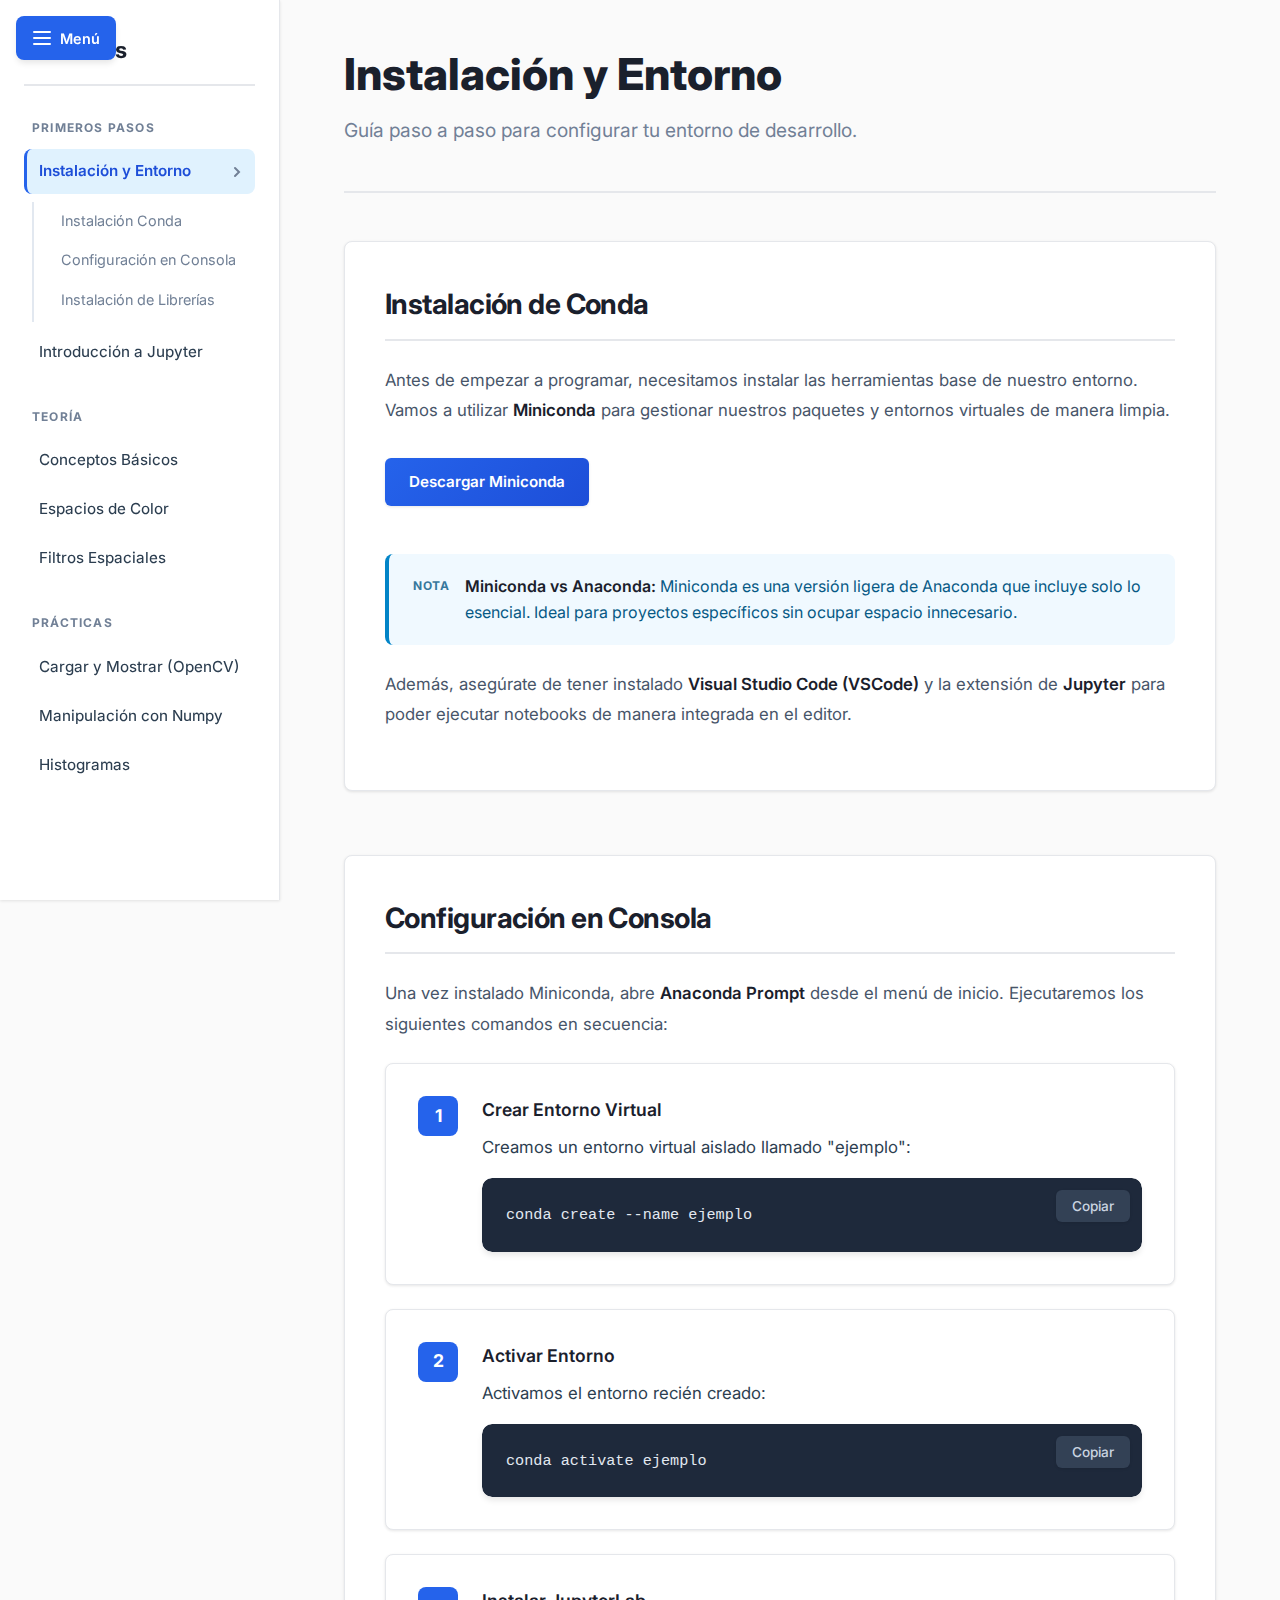
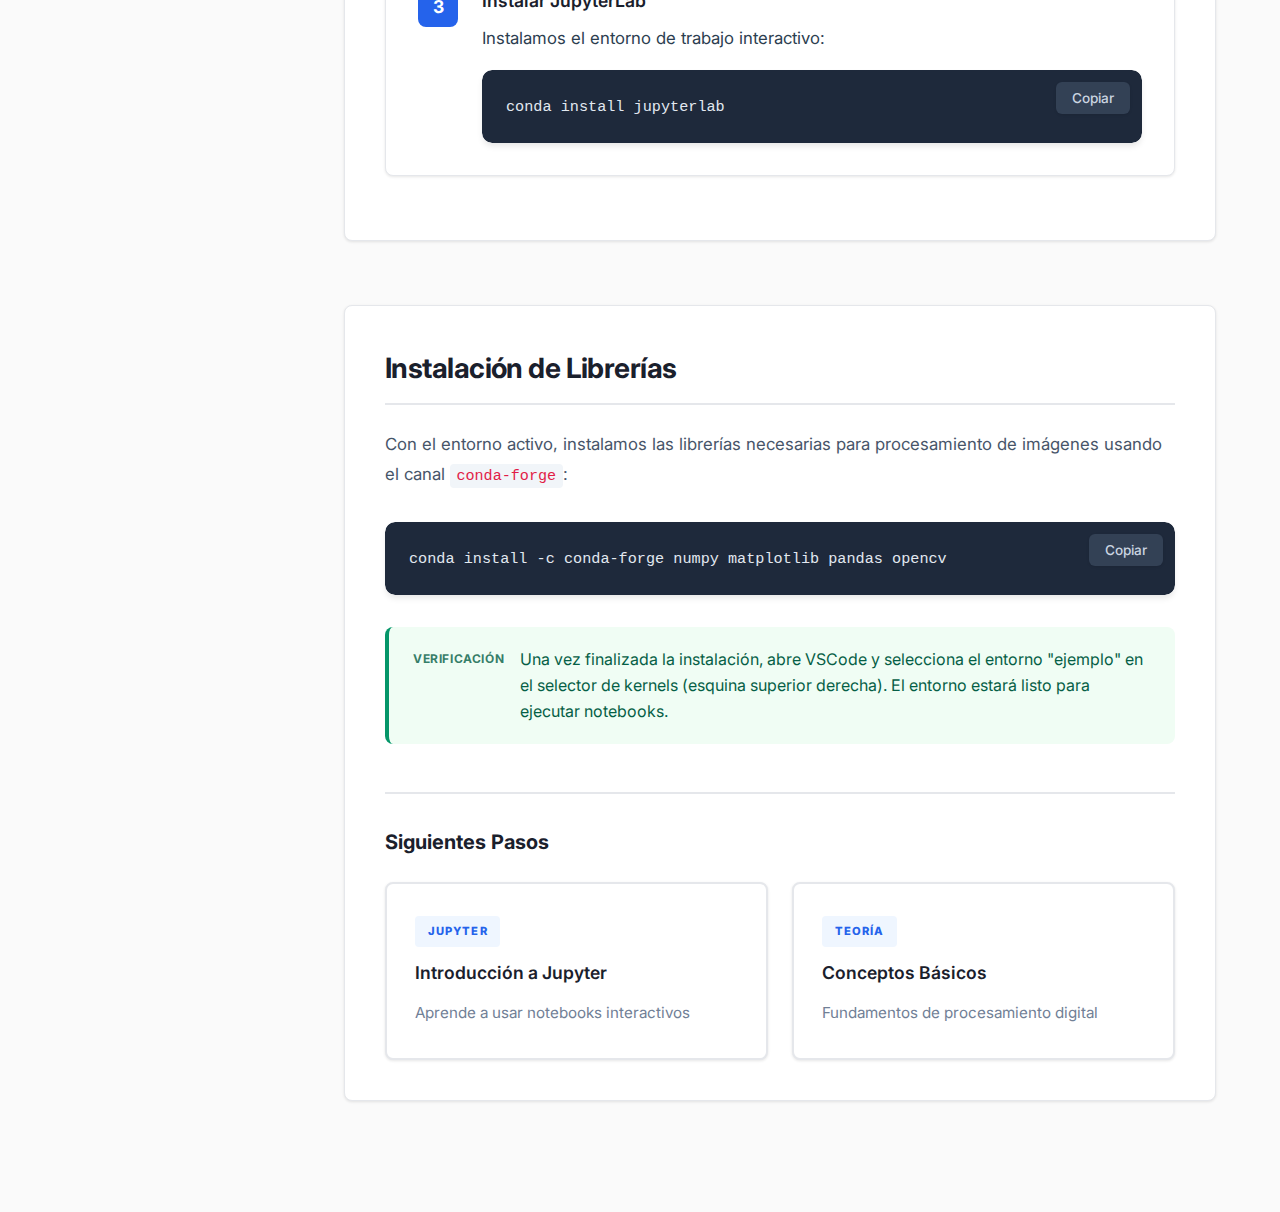
<file: index.html>
<!DOCTYPE html>
<html lang="es">
<head>
    <meta charset="UTF-8">
    <meta name="viewport" content="width=device-width, initial-scale=1.0">
    <title>Docs | Procesamiento Digital de Imágenes</title>
    <link href="https://fonts.googleapis.com/css2?family=Inter:wght@400;500;600;700;800&display=swap" rel="stylesheet">
    <link rel="stylesheet" href="css/styles.css">
</head>
<body>

    <button class="menu-toggle">
        <svg width="20" height="20" viewBox="0 0 20 20" fill="none" xmlns="http://www.w3.org/2000/svg">
            <path d="M2 4h16M2 10h16M2 16h16" stroke="currentColor" stroke-width="2" stroke-linecap="round"/>
        </svg>
        <span>Menú</span>
    </button>
    <div class="overlay"></div>

    <aside>
        <h2>PDI · Docs</h2>
        
        <nav>
            <div class="nav-group">
                <h3>Primeros Pasos</h3>
                <ul>
                    <li class="nav-item-parent">
                        <a href="index.html" class="active parent-link">
                            <span>Instalación y Entorno</span>
                            <span class="chevron">
                                <svg width="12" height="12" viewBox="0 0 12 12" fill="none">
                                    <path d="M4 2l4 4-4 4" stroke="currentColor" stroke-width="2" stroke-linecap="round"/>
                                </svg>
                            </span>
                        </a>
                        <ul class="nav-submenu active">
                            <li><a href="#instalacion-conda">Instalación Conda</a></li>
                            <li><a href="#configuracion">Configuración en Consola</a></li>
                            <li><a href="#librerias">Instalación de Librerías</a></li>
                        </ul>
                    </li>
                    <li><a href="#">Introducción a Jupyter</a></li>
                </ul>
            </div>

            <div class="nav-group">
                <h3>Teoría</h3>
                <ul>
                    <li><a href="pages/teoria-basica.html">Conceptos Básicos</a></li>
                    <li><a href="#">Espacios de Color</a></li>
                    <li><a href="pages/filtros-espaciales.html">Filtros Espaciales</a></li>
                </ul>
            </div>

            <div class="nav-group">
                <h3>Prácticas</h3>
                <ul>
                    <li><a href="pages/opencv-basico.html">Cargar y Mostrar (OpenCV)</a></li>
                    <li><a href="#">Manipulación con Numpy</a></li>
                    <li><a href="#">Histogramas</a></li>
                </ul>
            </div>
        </nav>
    </aside>

    <main>
        <header>
            <h1>Instalación y Entorno</h1>
            <p class="subtitle">Guía paso a paso para configurar tu entorno de desarrollo.</p>
        </header>

        <section id="instalacion-conda">
            <h2>Instalación de Conda</h2>
            <p>Antes de empezar a programar, necesitamos instalar las herramientas base de nuestro entorno. Vamos a utilizar <strong>Miniconda</strong> para gestionar nuestros paquetes y entornos virtuales de manera limpia.</p>
            <a href="https://www.anaconda.com/download/success" target="_blank" class="btn">Descargar Miniconda</a>
            <div class="info-box">
                <div class="info-label">Nota</div>
                <div>
                    <strong>Miniconda vs Anaconda:</strong> Miniconda es una versión ligera de Anaconda que incluye solo lo esencial. Ideal para proyectos específicos sin ocupar espacio innecesario.
                </div>
            </div>
            <p>Además, asegúrate de tener instalado <strong>Visual Studio Code (VSCode)</strong> y la extensión de <strong>Jupyter</strong> para poder ejecutar notebooks de manera integrada en el editor.</p>
        </section>

        <section id="configuracion">
            <h2>Configuración en Consola</h2>
            <p>Una vez instalado Miniconda, abre <strong>Anaconda Prompt</strong> desde el menú de inicio. Ejecutaremos los siguientes comandos en secuencia:</p>

            <div class="step-card">
                <div class="step-number">1</div>
                <div class="step-content">
                    <h3>Crear Entorno Virtual</h3>
                    <p>Creamos un entorno virtual aislado llamado "ejemplo":</p>
                    <div class="code-container">
                        <pre><code>conda create --name ejemplo</code></pre>
                    </div>
                </div>
            </div>

            <div class="step-card">
                <div class="step-number">2</div>
                <div class="step-content">
                    <h3>Activar Entorno</h3>
                    <p>Activamos el entorno recién creado:</p>
                    <div class="code-container">
                        <pre><code>conda activate ejemplo</code></pre>
                    </div>
                </div>
            </div>

            <div class="step-card">
                <div class="step-number">3</div>
                <div class="step-content">
                    <h3>Instalar JupyterLab</h3>
                    <p>Instalamos el entorno de trabajo interactivo:</p>
                    <div class="code-container">
                        <pre><code>conda install jupyterlab</code></pre>
                    </div>
                </div>
            </div>
        </section>

        <section id="librerias">
            <h2>Instalación de Librerías</h2>
            <p>Con el entorno activo, instalamos las librerías necesarias para procesamiento de imágenes usando el canal <code>conda-forge</code>:</p>
            <div class="code-container">
                <pre><code>conda install -c conda-forge numpy matplotlib pandas opencv</code></pre>
            </div>
            
            <div class="success-box">
                <div class="success-label">Verificación</div>
                <div>
                    Una vez finalizada la instalación, abre VSCode y selecciona el entorno "ejemplo" en el selector de kernels (esquina superior derecha). El entorno estará listo para ejecutar notebooks.
                </div>
            </div>

            <div class="next-steps">
                <h3>Siguientes Pasos</h3>
                <div class="next-cards">
                    <a href="#" class="next-card">
                        <div class="card-icon">JUPYTER</div>
                        <strong>Introducción a Jupyter</strong>
                        <p>Aprende a usar notebooks interactivos</p>
                    </a>
                    <a href="pages/teoria-basica.html" class="next-card">
                        <div class="card-icon">TEORÍA</div>
                        <strong>Conceptos Básicos</strong>
                        <p>Fundamentos de procesamiento digital</p>
                    </a>
                </div>
            </div>
        </section>

    </main>

    <nav class="toc">
        <h4>Índice</h4>
        <ul>
            <li><a href="#instalacion-conda">Instalación de Conda</a></li>
            <li><a href="#configuracion">Configuración en Consola</a></li>
            <li><a href="#librerias">Instalación de Librerías</a></li>
        </ul>
    </nav>

    <script src="js/main.js"></script>
</body>
</html>
</file>
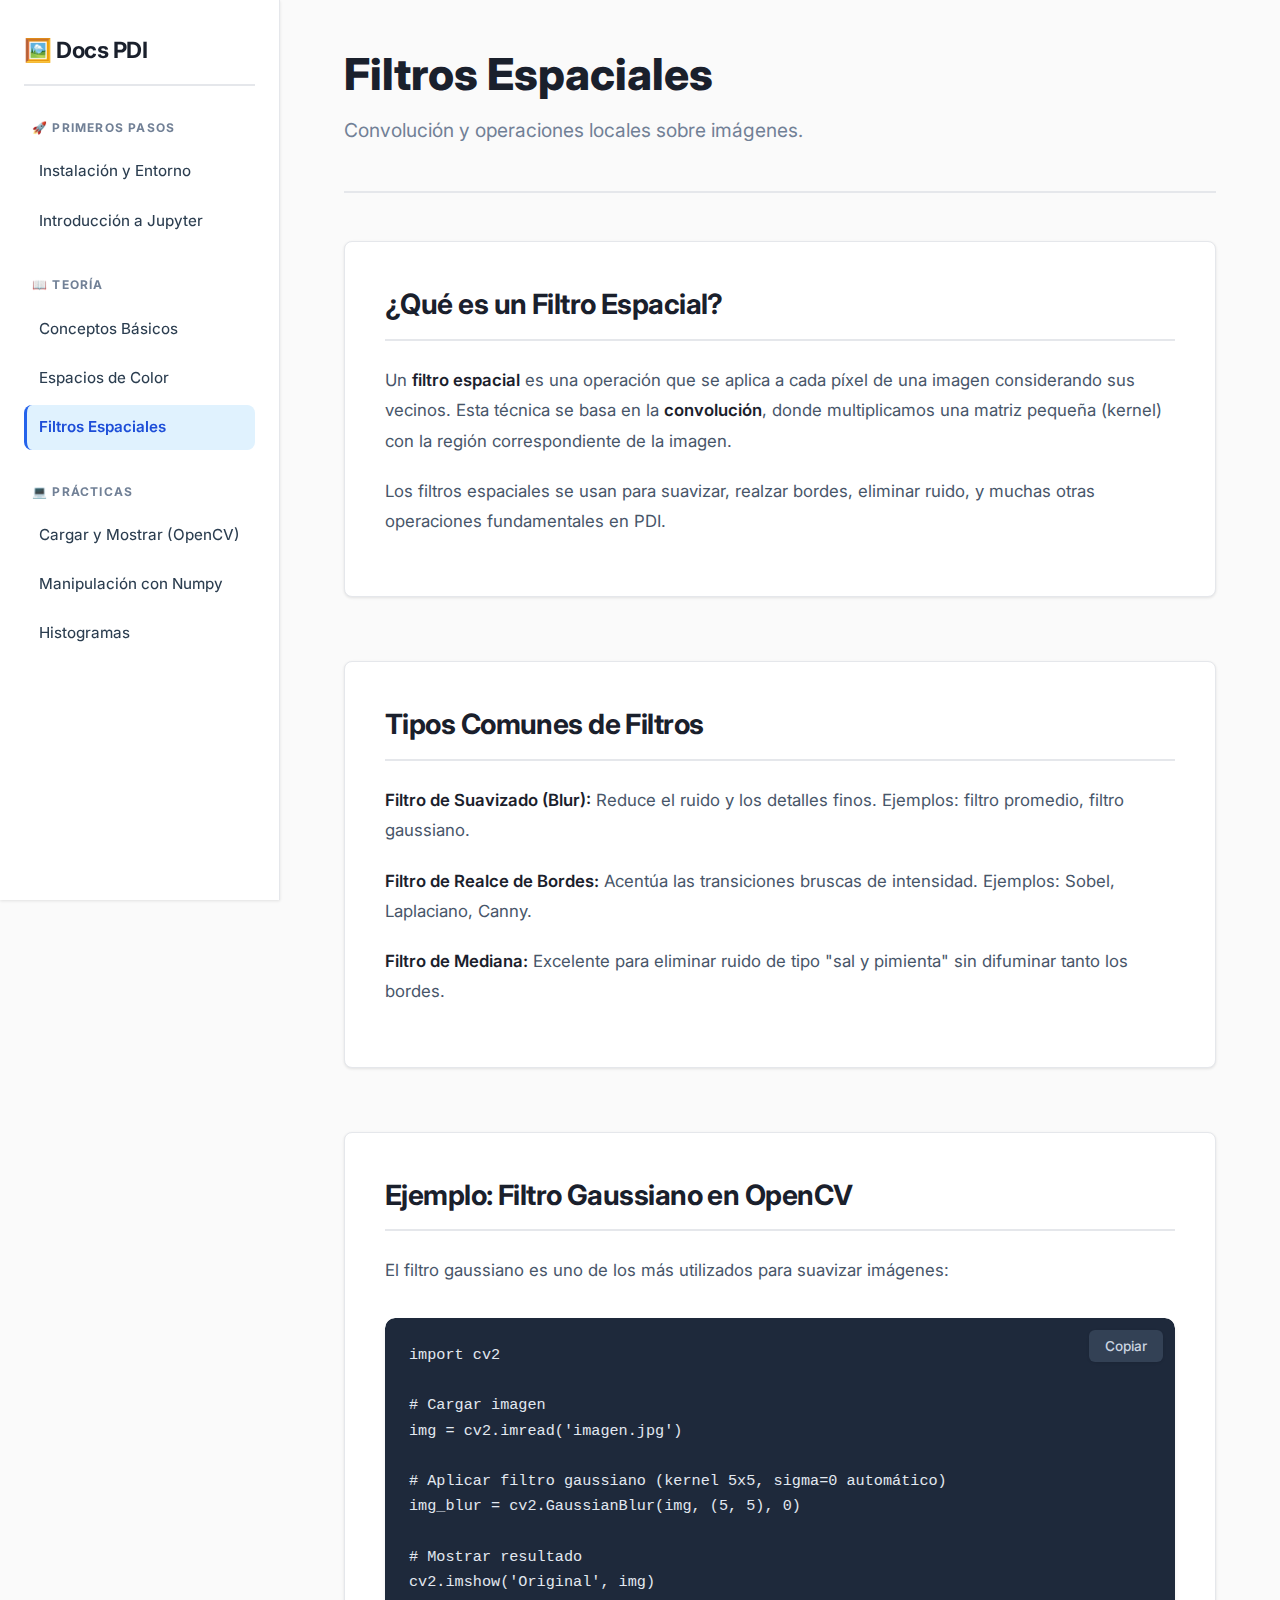
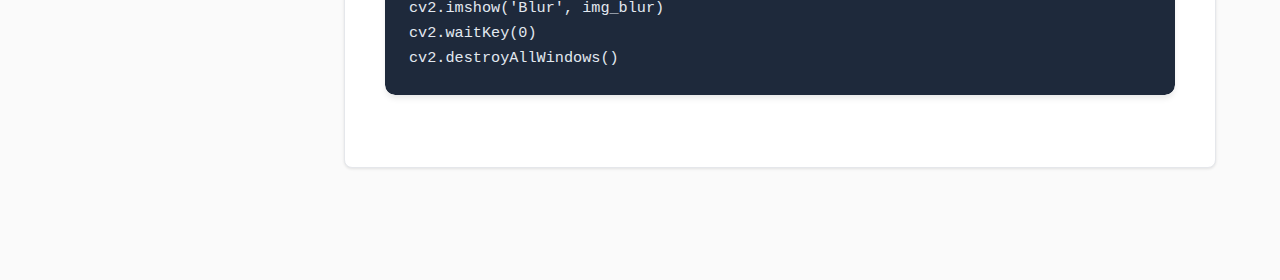
<file: pages/filtros-espaciales.html>
<!DOCTYPE html>
<html lang="es">
<head>
    <meta charset="UTF-8">
    <meta name="viewport" content="width=device-width, initial-scale=1.0">
    <title>Filtros Espaciales | Docs PDI</title>
    <link href="https://fonts.googleapis.com/css2?family=Inter:wght@400;500;600;700&display=swap" rel="stylesheet">
    <link rel="stylesheet" href="../css/styles.css">
</head>
<body>

    <aside>
        <h2>🖼️ Docs PDI</h2>
        
        <nav>
            <div class="nav-group">
                <h3>🚀 Primeros Pasos</h3>
                <ul>
                    <li><a href="../index.html">Instalación y Entorno</a></li>
                    <li><a href="#">Introducción a Jupyter</a></li>
                </ul>
            </div>

            <div class="nav-group">
                <h3>📖 Teoría</h3>
                <ul>
                    <li><a href="teoria-basica.html">Conceptos Básicos</a></li>
                    <li><a href="#">Espacios de Color</a></li>
                    <li><a href="filtros-espaciales.html" class="active">Filtros Espaciales</a></li>
                </ul>
            </div>

            <div class="nav-group">
                <h3>💻 Prácticas</h3>
                <ul>
                    <li><a href="opencv-basico.html">Cargar y Mostrar (OpenCV)</a></li>
                    <li><a href="#">Manipulación con Numpy</a></li>
                    <li><a href="#">Histogramas</a></li>
                </ul>
            </div>
        </nav>
    </aside>

    <main>
        <header>
            <h1>Filtros Espaciales</h1>
            <p class="subtitle">Convolución y operaciones locales sobre imágenes.</p>
        </header>

        <section>
            <h2>¿Qué es un Filtro Espacial?</h2>
            <p>Un <strong>filtro espacial</strong> es una operación que se aplica a cada píxel de una imagen considerando sus vecinos. Esta técnica se basa en la <strong>convolución</strong>, donde multiplicamos una matriz pequeña (kernel) con la región correspondiente de la imagen.</p>
            <p>Los filtros espaciales se usan para suavizar, realzar bordes, eliminar ruido, y muchas otras operaciones fundamentales en PDI.</p>
        </section>

        <section>
            <h2>Tipos Comunes de Filtros</h2>
            <p><strong>Filtro de Suavizado (Blur):</strong> Reduce el ruido y los detalles finos. Ejemplos: filtro promedio, filtro gaussiano.</p>
            <p><strong>Filtro de Realce de Bordes:</strong> Acentúa las transiciones bruscas de intensidad. Ejemplos: Sobel, Laplaciano, Canny.</p>
            <p><strong>Filtro de Mediana:</strong> Excelente para eliminar ruido de tipo "sal y pimienta" sin difuminar tanto los bordes.</p>
        </section>

        <section>
            <h2>Ejemplo: Filtro Gaussiano en OpenCV</h2>
            <p>El filtro gaussiano es uno de los más utilizados para suavizar imágenes:</p>
            <div class="code-container">
                <pre><code>import cv2

# Cargar imagen
img = cv2.imread('imagen.jpg')

# Aplicar filtro gaussiano (kernel 5x5, sigma=0 automático)
img_blur = cv2.GaussianBlur(img, (5, 5), 0)

# Mostrar resultado
cv2.imshow('Original', img)
cv2.imshow('Blur', img_blur)
cv2.waitKey(0)
cv2.destroyAllWindows()</code></pre>
            </div>
        </section>

    </main>

    <script src="../js/main.js"></script>
</body>
</html>
</file>
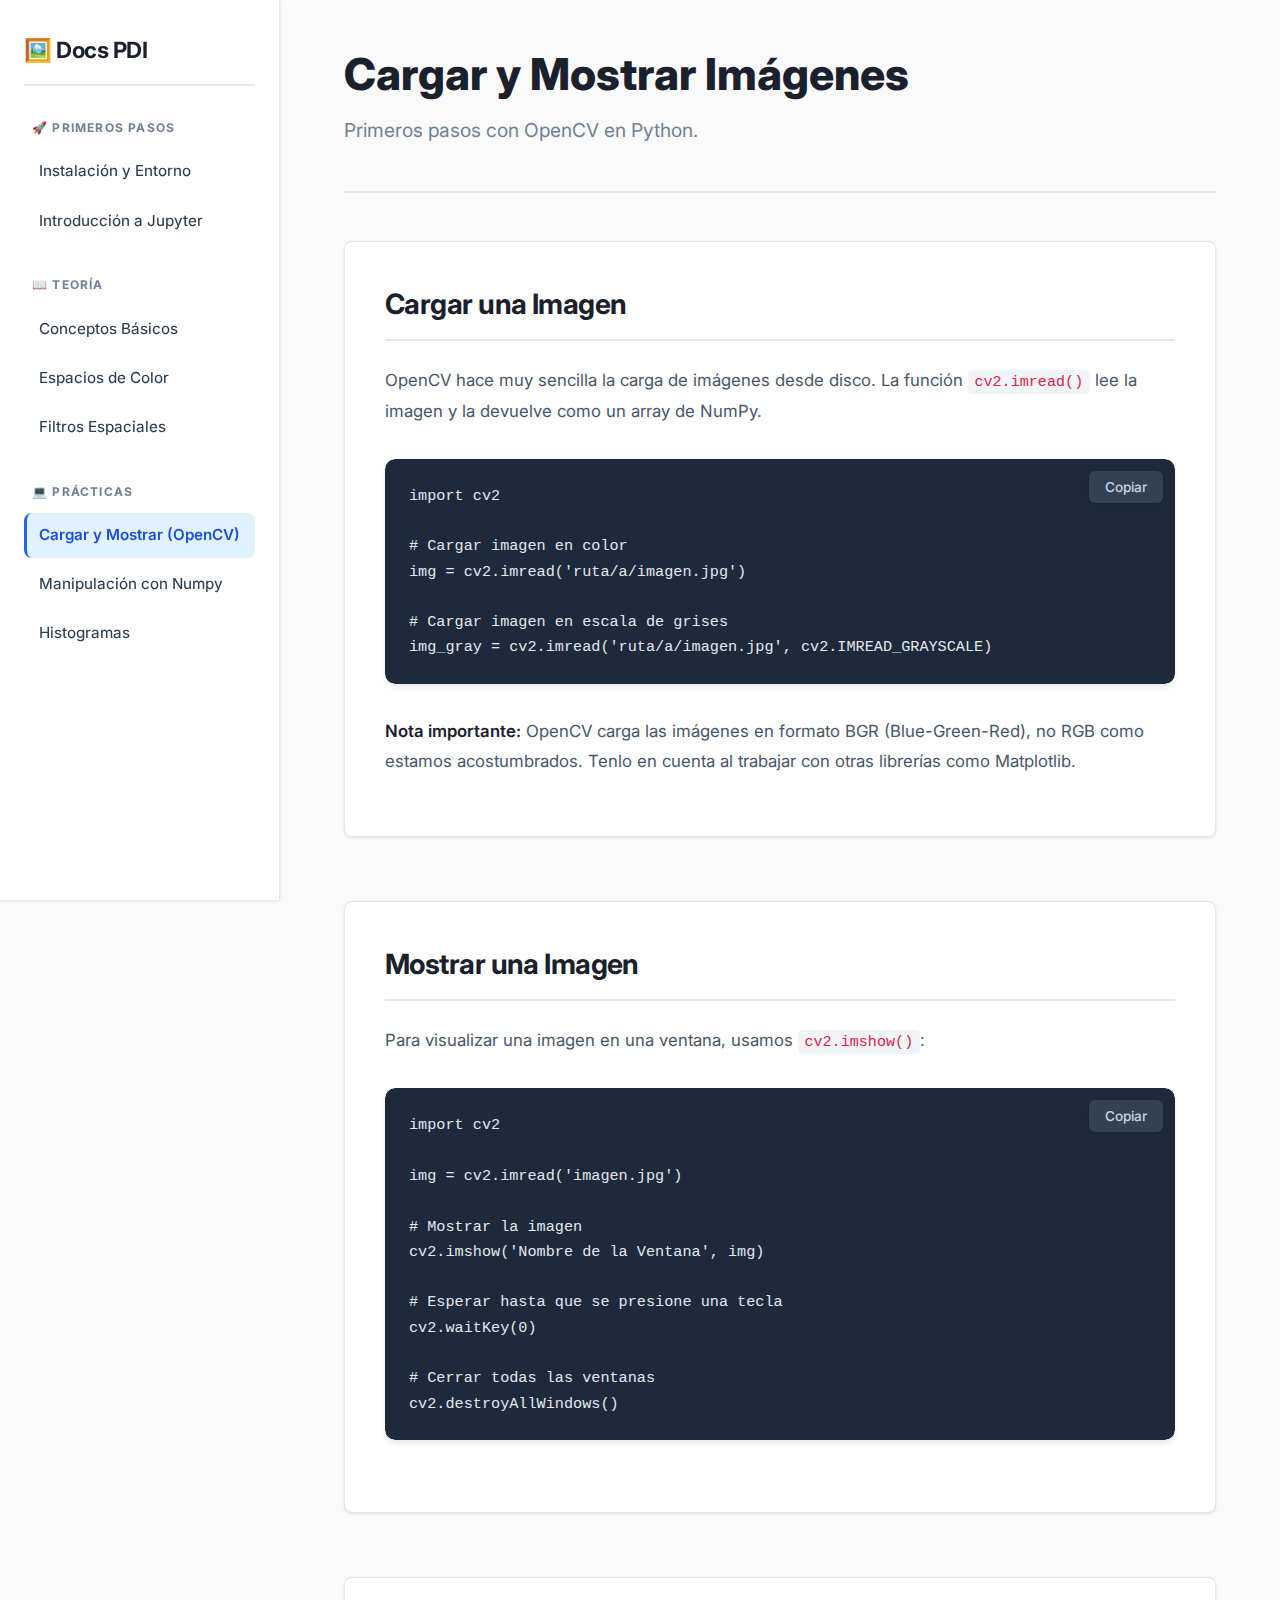
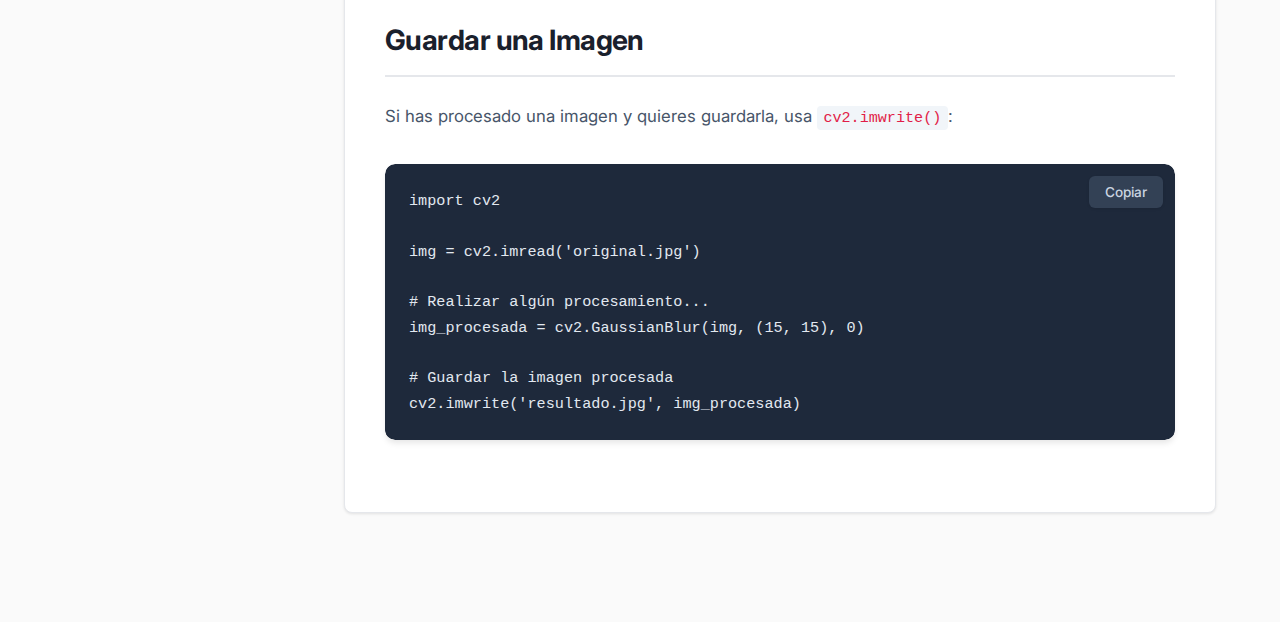
<file: pages/opencv-basico.html>
<!DOCTYPE html>
<html lang="es">
<head>
    <meta charset="UTF-8">
    <meta name="viewport" content="width=device-width, initial-scale=1.0">
    <title>Cargar y Mostrar (OpenCV) | Docs PDI</title>
    <link href="https://fonts.googleapis.com/css2?family=Inter:wght@400;500;600;700&display=swap" rel="stylesheet">
    <link rel="stylesheet" href="../css/styles.css">
</head>
<body>

    <aside>
        <h2>🖼️ Docs PDI</h2>
        
        <nav>
            <div class="nav-group">
                <h3>🚀 Primeros Pasos</h3>
                <ul>
                    <li><a href="../index.html">Instalación y Entorno</a></li>
                    <li><a href="#">Introducción a Jupyter</a></li>
                </ul>
            </div>

            <div class="nav-group">
                <h3>📖 Teoría</h3>
                <ul>
                    <li><a href="teoria-basica.html">Conceptos Básicos</a></li>
                    <li><a href="#">Espacios de Color</a></li>
                    <li><a href="filtros-espaciales.html">Filtros Espaciales</a></li>
                </ul>
            </div>

            <div class="nav-group">
                <h3>💻 Prácticas</h3>
                <ul>
                    <li><a href="opencv-basico.html" class="active">Cargar y Mostrar (OpenCV)</a></li>
                    <li><a href="#">Manipulación con Numpy</a></li>
                    <li><a href="#">Histogramas</a></li>
                </ul>
            </div>
        </nav>
    </aside>

    <main>
        <header>
            <h1>Cargar y Mostrar Imágenes</h1>
            <p class="subtitle">Primeros pasos con OpenCV en Python.</p>
        </header>

        <section>
            <h2>Cargar una Imagen</h2>
            <p>OpenCV hace muy sencilla la carga de imágenes desde disco. La función <code>cv2.imread()</code> lee la imagen y la devuelve como un array de NumPy.</p>
            <div class="code-container">
                <pre><code>import cv2

# Cargar imagen en color
img = cv2.imread('ruta/a/imagen.jpg')

# Cargar imagen en escala de grises
img_gray = cv2.imread('ruta/a/imagen.jpg', cv2.IMREAD_GRAYSCALE)</code></pre>
            </div>
            <p><strong>Nota importante:</strong> OpenCV carga las imágenes en formato BGR (Blue-Green-Red), no RGB como estamos acostumbrados. Tenlo en cuenta al trabajar con otras librerías como Matplotlib.</p>
        </section>

        <section>
            <h2>Mostrar una Imagen</h2>
            <p>Para visualizar una imagen en una ventana, usamos <code>cv2.imshow()</code>:</p>
            <div class="code-container">
                <pre><code>import cv2

img = cv2.imread('imagen.jpg')

# Mostrar la imagen
cv2.imshow('Nombre de la Ventana', img)

# Esperar hasta que se presione una tecla
cv2.waitKey(0)

# Cerrar todas las ventanas
cv2.destroyAllWindows()</code></pre>
            </div>
        </section>

        <section>
            <h2>Guardar una Imagen</h2>
            <p>Si has procesado una imagen y quieres guardarla, usa <code>cv2.imwrite()</code>:</p>
            <div class="code-container">
                <pre><code>import cv2

img = cv2.imread('original.jpg')

# Realizar algún procesamiento...
img_procesada = cv2.GaussianBlur(img, (15, 15), 0)

# Guardar la imagen procesada
cv2.imwrite('resultado.jpg', img_procesada)</code></pre>
            </div>
        </section>

    </main>

    <script src="../js/main.js"></script>
</body>
</html>
</file>
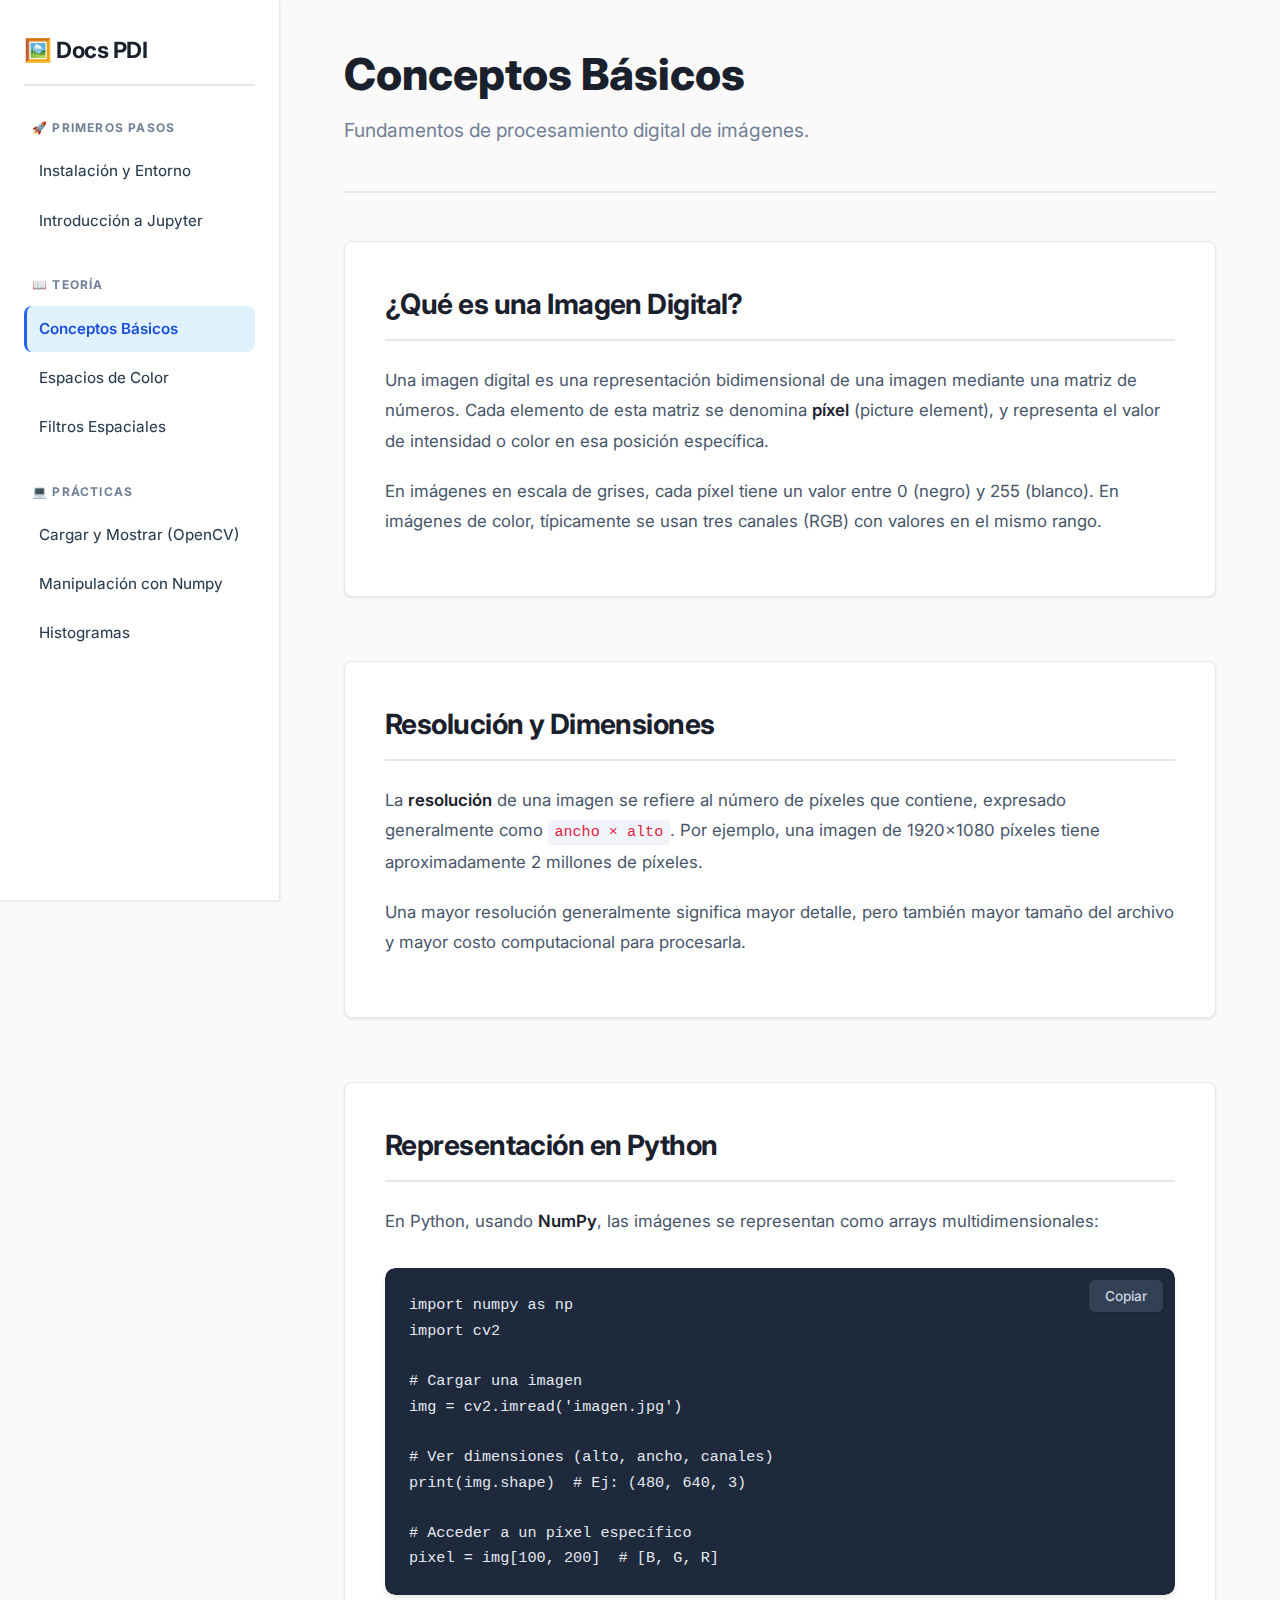
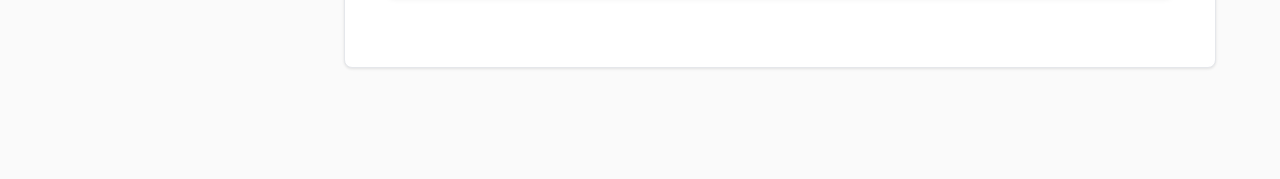
<file: pages/teoria-basica.html>
<!DOCTYPE html>
<html lang="es">
<head>
    <meta charset="UTF-8">
    <meta name="viewport" content="width=device-width, initial-scale=1.0">
    <title>Conceptos Básicos | Docs PDI</title>
    <link href="https://fonts.googleapis.com/css2?family=Inter:wght@400;500;600;700&display=swap" rel="stylesheet">
    <link rel="stylesheet" href="../css/styles.css">
</head>
<body>

    <aside>
        <h2>🖼️ Docs PDI</h2>
        
        <nav>
            <div class="nav-group">
                <h3>🚀 Primeros Pasos</h3>
                <ul>
                    <li><a href="../index.html">Instalación y Entorno</a></li>
                    <li><a href="#">Introducción a Jupyter</a></li>
                </ul>
            </div>

            <div class="nav-group">
                <h3>📖 Teoría</h3>
                <ul>
                    <li><a href="teoria-basica.html" class="active">Conceptos Básicos</a></li>
                    <li><a href="#">Espacios de Color</a></li>
                    <li><a href="filtros-espaciales.html">Filtros Espaciales</a></li>
                </ul>
            </div>

            <div class="nav-group">
                <h3>💻 Prácticas</h3>
                <ul>
                    <li><a href="opencv-basico.html">Cargar y Mostrar (OpenCV)</a></li>
                    <li><a href="#">Manipulación con Numpy</a></li>
                    <li><a href="#">Histogramas</a></li>
                </ul>
            </div>
        </nav>
    </aside>

    <main>
        <header>
            <h1>Conceptos Básicos</h1>
            <p class="subtitle">Fundamentos de procesamiento digital de imágenes.</p>
        </header>

        <section>
            <h2>¿Qué es una Imagen Digital?</h2>
            <p>Una imagen digital es una representación bidimensional de una imagen mediante una matriz de números. Cada elemento de esta matriz se denomina <strong>píxel</strong> (picture element), y representa el valor de intensidad o color en esa posición específica.</p>
            <p>En imágenes en escala de grises, cada píxel tiene un valor entre 0 (negro) y 255 (blanco). En imágenes de color, típicamente se usan tres canales (RGB) con valores en el mismo rango.</p>
        </section>

        <section>
            <h2>Resolución y Dimensiones</h2>
            <p>La <strong>resolución</strong> de una imagen se refiere al número de píxeles que contiene, expresado generalmente como <code>ancho × alto</code>. Por ejemplo, una imagen de 1920×1080 píxeles tiene aproximadamente 2 millones de píxeles.</p>
            <p>Una mayor resolución generalmente significa mayor detalle, pero también mayor tamaño del archivo y mayor costo computacional para procesarla.</p>
        </section>

        <section>
            <h2>Representación en Python</h2>
            <p>En Python, usando <strong>NumPy</strong>, las imágenes se representan como arrays multidimensionales:</p>
            <div class="code-container">
                <pre><code>import numpy as np
import cv2

# Cargar una imagen
img = cv2.imread('imagen.jpg')

# Ver dimensiones (alto, ancho, canales)
print(img.shape)  # Ej: (480, 640, 3)

# Acceder a un píxel específico
pixel = img[100, 200]  # [B, G, R]</code></pre>
            </div>
        </section>

    </main>

    <script src="../js/main.js"></script>
</body>
</html>
</file>
<file: css/styles.css>
:root {
    --bg-body: #fafafa;
    --bg-sidebar: #ffffff;
    --bg-card: #ffffff;
    --text-main: #2c3e50;
    --text-heading: #1a202c;
    --text-muted: #718096;
    --accent: #2563eb;
    --accent-hover: #1d4ed8;
    --code-bg: #1e293b;
    --code-text: #e2e8f0;
    --border-color: #e5e7eb;
    --shadow-sm: 0 1px 3px 0 rgb(0 0 0 / 0.1);
    --shadow-md: 0 4px 6px -1px rgb(0 0 0 / 0.1);
    --shadow-lg: 0 10px 15px -3px rgb(0 0 0 / 0.1);
    --success: #059669;
    --info: #0284c7;
}

* {
    margin: 0;
    padding: 0;
    box-sizing: border-box;
    font-family: 'Inter', sans-serif;
}

body {
    background-color: var(--bg-body);
    color: var(--text-main);
    display: flex;
    min-height: 100vh;
    line-height: 1.6;
}

/* Sidebar Navigation */
aside {
    width: 280px;
    background-color: var(--bg-sidebar);
    border-right: 1px solid var(--border-color);
    padding: 2rem 1.5rem;
    display: flex;
    flex-direction: column;
    position: fixed;
    height: 100vh;
    overflow-y: auto;
    z-index: 1000;
    box-shadow: var(--shadow-sm);
}

aside::-webkit-scrollbar {
    width: 6px;
}

aside::-webkit-scrollbar-track {
    background: transparent;
}

aside::-webkit-scrollbar-thumb {
    background: #cbd5e1;
    border-radius: 3px;
}

aside::-webkit-scrollbar-thumb:hover {
    background: #94a3b8;
}

aside h2 {
    font-size: 1.4rem;
    margin-bottom: 2rem;
    color: var(--text-heading);
    display: flex;
    align-items: center;
    gap: 0.5rem;
    font-weight: 700;
    padding-bottom: 1rem;
    border-bottom: 2px solid var(--border-color);
    letter-spacing: -0.02em;
}

.nav-group {
    margin-bottom: 2rem;
}

.nav-group h3 {
    font-size: 0.75rem;
    text-transform: uppercase;
    letter-spacing: 0.1em;
    color: var(--text-muted);
    margin-bottom: 0.75rem;
    padding-left: 0.5rem;
    font-weight: 700;
}

nav ul {
    list-style: none;
}

nav ul li {
    margin-bottom: 0.25rem;
}

nav ul li a {
    color: var(--text-main);
    text-decoration: none;
    font-size: 0.95rem;
    display: block;
    padding: 0.65rem 0.75rem;
    border-radius: 8px;
    transition: all 0.2s ease;
    border-left: 3px solid transparent;
    font-weight: 450;
}

nav ul li a:hover {
    background-color: #f1f5f9;
    color: var(--text-heading);
    transform: translateX(2px);
}

nav ul li a.active {
    background-color: #e0f2fe;
    color: var(--accent-hover);
    border-left: 3px solid var(--accent);
    font-weight: 600;
}

/* Mobile Menu Toggle */
.menu-toggle {
    display: none;
    position: fixed;
    top: 1rem;
    left: 1rem;
    z-index: 2000;
    background-color: var(--accent);
    color: white;
    border: none;
    padding: 0.75rem 1rem;
    border-radius: 8px;
    cursor: pointer;
    box-shadow: var(--shadow-md);
    transition: all 0.2s;
    font-size: 0.9rem;
    font-weight: 600;
    display: flex;
    align-items: center;
    gap: 0.5rem;
}

.menu-toggle:hover {
    background-color: var(--accent-hover);
    transform: scale(1.05);
}

.menu-toggle:active {
    transform: scale(0.95);
}

/* Main Content */
main {
    margin-left: 280px;
    padding: 3rem 4rem;
    width: calc(100% - 280px);
    max-width: 1000px;
    margin-right: auto;
}

header {
    margin-bottom: 3rem;
    padding-bottom: 1.5rem;
    border-bottom: 2px solid var(--border-color);
}

h1 {
    color: var(--text-heading);
    font-size: 2.75rem;
    margin-bottom: 0.75rem;
    font-weight: 800;
    line-height: 1.2;
}

.subtitle {
    font-size: 1.2rem;
    color: var(--text-muted);
    font-weight: 400;
}

/* Content Sections */
section {
    margin-bottom: 4rem;
    background-color: var(--bg-card);
    padding: 2rem;
    border-radius: 12px;
    box-shadow: var(--shadow-sm);
    border: 1px solid var(--border-color);
}

section h2 {
    font-size: 1.75rem;
    color: var(--text-heading);
    margin-bottom: 1.5rem;
    display: flex;
    align-items: center;
    gap: 0.5rem;
    font-weight: 700;
    padding-bottom: 0.75rem;
    border-bottom: 1px solid var(--border-color);
    letter-spacing: -0.02em;
}

p {
    line-height: 1.8;
    margin-bottom: 1.25rem;
    color: #475569;
    font-size: 1.05rem;
}

strong {
    color: var(--text-heading);
    font-weight: 600;
}

code:not(pre code) {
    background-color: #f1f5f9;
    color: #e11d48;
    padding: 0.2rem 0.4rem;
    border-radius: 4px;
    font-size: 0.9em;
    font-family: 'Consolas', 'Monaco', monospace;
}

a.btn {
    display: inline-flex;
    align-items: center;
    gap: 0.5rem;
    background-color: var(--accent);
    color: white;
    padding: 0.75rem 1.5rem;
    border-radius: 6px;
    text-decoration: none;
    font-weight: 600;
    transition: all 0.2s ease;
    margin-top: 0.75rem;
    margin-bottom: 1.5rem;
    box-shadow: var(--shadow-sm);
    font-size: 0.95rem;
}

a.btn:hover {
    background-color: var(--accent-hover);
    box-shadow: var(--shadow-md);
    transform: translateY(-1px);
}

a.btn:active {
    transform: translateY(0);
}

/* Code Blocks & Copy Button */
.code-container {
    position: relative;
    margin: 2rem 0;
    border-radius: 10px;
    overflow: hidden;
    box-shadow: var(--shadow-md);
}

pre {
    background-color: var(--code-bg);
    color: var(--code-text);
    padding: 1.5rem;
    border-radius: 10px;
    overflow-x: auto;
    font-size: 0.95rem;
    padding-right: 5rem;
    line-height: 1.6;
}

pre::-webkit-scrollbar {
    height: 8px;
}

pre::-webkit-scrollbar-track {
    background: #1e293b;
    border-radius: 4px;
}

pre::-webkit-scrollbar-thumb {
    background: #475569;
    border-radius: 4px;
}

pre::-webkit-scrollbar-thumb:hover {
    background: #64748b;
}

code {
    font-family: 'Consolas', 'Monaco', 'Courier New', monospace;
}

.copy-btn {
    position: absolute;
    top: 0.75rem;
    right: 0.75rem;
    background-color: #334155;
    color: #cbd5e1;
    border: none;
    padding: 0.5rem 1rem;
    border-radius: 6px;
    font-size: 0.85rem;
    font-weight: 500;
    cursor: pointer;
    transition: all 0.2s;
    box-shadow: var(--shadow-sm);
}

.copy-btn:hover {
    background-color: #475569;
    color: white;
    transform: translateY(-1px);
    box-shadow: var(--shadow-md);
}

.copy-btn:active {
    transform: translateY(0);
}

.copy-btn.copied {
    background-color: #10b981;
    color: white;
}

/* Table of Contents - Estilo Astro */
.toc {
    position: fixed;
    right: 2rem;
    top: 8rem;
    width: 220px;
    padding: 1.5rem;
    background: linear-gradient(135deg, #ffffff 0%, #f8fafc 100%);
    border: 1px solid var(--border-color);
    border-radius: 12px;
    box-shadow: var(--shadow-md);
    display: none; /* Oculto por defecto, visible en pantallas grandes */
}

.toc h4 {
    font-size: 0.75rem;
    text-transform: uppercase;
    letter-spacing: 0.1em;
    color: var(--text-muted);
    margin-bottom: 1rem;
    font-weight: 700;
    display: flex;
    align-items: center;
    gap: 0.5rem;
}

.toc h4::before {
    content: "📑";
    font-size: 1rem;
}

.toc ul {
    list-style: none;
    padding: 0;
    margin: 0;
}

.toc ul li {
    margin-bottom: 0.5rem;
}

.toc ul li a {
    color: var(--text-main);
    text-decoration: none;
    font-size: 0.9rem;
    display: block;
    padding: 0.4rem 0.75rem;
    border-radius: 6px;
    border-left: 2px solid transparent;
    transition: all 0.2s ease;
}

.toc ul li a:hover {
    background-color: #f1f5f9;
    color: var(--text-heading);
    border-left: 2px solid var(--accent);
}

.toc ul li a.active {
    color: var(--accent);
    font-weight: 500;
    border-left: 2px solid var(--accent);
    background-color: #e0f2fe;
}

/* Ajustar main para dar espacio al TOC */
@media (min-width: 1400px) {
    .toc {
        display: block;
    }
    
    main {
        max-width: 850px;
    }
}

/* Responsive */
@media (max-width: 1024px) {
    main {
        padding: 2.5rem 3rem;
    }
    
    h1 {
        font-size: 2.25rem;
    }
    
    section {
        padding: 1.75rem;
    }
}

@media (max-width: 768px) {
    body {
        flex-direction: column;
    }
    
    .menu-toggle {
        display: flex;
    }
    
    aside {
        width: 280px;
        height: 100vh;
        position: fixed;
        left: -280px;
        transition: left 0.3s ease;
        box-shadow: none;
    }
    
    aside.active {
        left: 0;
        box-shadow: var(--shadow-lg);
    }
    
    main {
        margin-left: 0;
        width: 100%;
        padding: 5rem 1.5rem 2rem 1.5rem;
    }
    
    header {
        margin-bottom: 2rem;
        padding-bottom: 1rem;
    }
    
    h1 {
        font-size: 2rem;
    }
    
    .subtitle {
        font-size: 1rem;
    }
    
    section {
        padding: 1.5rem;
        margin-bottom: 2rem;
    }
    
    section h2 {
        font-size: 1.5rem;
    }
    
    p {
        font-size: 1rem;
    }
    
    pre {
        font-size: 0.85rem;
        padding: 1rem;
        padding-right: 3.5rem;
    }
    
    .copy-btn {
        padding: 0.4rem 0.7rem;
        font-size: 0.75rem;
    }
}

@media (max-width: 480px) {
    main {
        padding: 4.5rem 1rem 1.5rem 1rem;
    }
    
    h1 {
        font-size: 1.75rem;
    }
    
    section {
        padding: 1.25rem;
        border-radius: 8px;
    }
    
    section h2 {
        font-size: 1.35rem;
    }
    
    a.btn {
        width: 100%;
        text-align: center;
    }
}

/* Overlay para cerrar menú en móvil */
.overlay {
    display: none;
    position: fixed;
    top: 0;
    left: 0;
    right: 0;
    bottom: 0;
    background-color: rgba(0, 0, 0, 0.5);
    z-index: 999;
    opacity: 0;
    transition: opacity 0.3s ease;
}

.overlay.active {
    display: block;
    opacity: 1;
}

/* Navegación con submenús */
.nav-item-parent {
    margin-bottom: 0.5rem;
}

.parent-link {
    display: flex;
    justify-content: space-between;
    align-items: center;
    font-weight: 500;
}

.chevron {
    display: flex;
    align-items: center;
    transition: transform 0.3s ease;
    color: var(--text-muted);
}

.nav-item-parent.open .chevron {
    transform: rotate(90deg);
}

.nav-submenu {
    max-height: 0;
    overflow: hidden;
    transition: max-height 0.3s ease;
    margin-left: 0.5rem;
    padding-left: 0.75rem;
    border-left: 2px solid #e2e8f0;
}

.nav-submenu.active {
    max-height: 500px;
    margin-top: 0.5rem;
}

.nav-submenu li {
    margin-bottom: 0.25rem;
}

.nav-submenu li a {
    padding: 0.4rem 0.75rem;
    font-size: 0.9rem;
    color: var(--text-muted);
    font-weight: 400;
}

.nav-submenu li a:hover {
    color: var(--accent);
    background-color: #f8fafc;
}

.nav-submenu li a.active {
    color: var(--accent);
    background-color: #e0f2fe;
    font-weight: 500;
}

/* Cajas de información */
.info-box, .success-box {
    display: flex;
    gap: 1rem;
    padding: 1.25rem 1.5rem;
    border-radius: 8px;
    margin: 1.5rem 0;
    border-left: 4px solid;
    animation: slideIn 0.4s ease;
}

@keyframes slideIn {
    from {
        opacity: 0;
        transform: translateY(10px);
    }
    to {
        opacity: 1;
        transform: translateY(0);
    }
}

.info-box {
    background-color: #f0f9ff;
    border-color: var(--info);
    color: #075985;
}

.success-box {
    background-color: #f0fdf4;
    border-color: var(--success);
    color: #065f46;
}

.info-label, .success-label {
    font-size: 0.75rem;
    text-transform: uppercase;
    letter-spacing: 0.05em;
    font-weight: 700;
    color: inherit;
    opacity: 0.8;
    flex-shrink: 0;
    padding-top: 0.1rem;
}

/* Step Cards - Pasos numerados elegantes */
.step-card {
    position: relative;
    display: flex;
    gap: 1.5rem;
    background: #ffffff;
    border: 1px solid var(--border-color);
    border-radius: 8px;
    padding: 2rem;
    margin: 1.5rem 0;
    box-shadow: var(--shadow-sm);
    transition: all 0.3s ease;
}

.step-card:hover {
    box-shadow: var(--shadow-md);
    border-color: var(--accent);
}

.step-number {
    width: 2.5rem;
    height: 2.5rem;
    background-color: var(--accent);
    color: white;
    border-radius: 8px;
    display: flex;
    align-items: center;
    justify-content: center;
    font-weight: 700;
    font-size: 1.1rem;
    flex-shrink: 0;
}

.step-content {
    flex: 1;
}

.step-content h3 {
    font-size: 1.1rem;
    color: var(--text-heading);
    margin-bottom: 0.5rem;
    font-weight: 600;
}

.step-content p {
    margin-bottom: 1rem;
    color: var(--text-main);
}

.step-content .code-container {
    margin: 0;
}

/* Próximos pasos */
.next-steps {
    margin-top: 3rem;
    padding-top: 2rem;
    border-top: 2px solid var(--border-color);
}

.next-steps h3 {
    font-size: 1.25rem;
    margin-bottom: 1.5rem;
    color: var(--text-heading);
    font-weight: 700;
}

.next-cards {
    display: grid;
    grid-template-columns: repeat(auto-fit, minmax(250px, 1fr));
    gap: 1.5rem;
}

.next-card {
    background: #ffffff;
    border: 2px solid var(--border-color);
    border-radius: 8px;
    padding: 2rem 1.75rem;
    text-decoration: none;
    display: flex;
    flex-direction: column;
    gap: 0.75rem;
    transition: all 0.3s ease;
    box-shadow: var(--shadow-sm);
}

.next-card:hover {
    transform: translateY(-2px);
    box-shadow: var(--shadow-lg);
    border-color: var(--accent);
}

.card-icon {
    font-size: 0.7rem;
    font-weight: 800;
    letter-spacing: 0.1em;
    color: var(--accent);
    background-color: #eff6ff;
    padding: 0.4rem 0.8rem;
    border-radius: 4px;
    display: inline-block;
    width: fit-content;
}

.next-card strong {
    color: var(--text-heading);
    font-size: 1.1rem;
    font-weight: 600;
}

.next-card p {
    color: var(--text-muted);
    font-size: 0.95rem;
    margin: 0;
}

/* Table of Contents mejorado */
.toc {
    position: fixed;
    right: 2rem;
    top: 8rem;
    width: 220px;
    padding: 1.5rem;
    background: linear-gradient(135deg, #ffffff 0%, #f8fafc 100%);
    border: 1px solid var(--border-color);
    border-radius: 12px;
    box-shadow: var(--shadow-md);
    display: none;
}

.toc h4 {
    font-size: 0.75rem;
    text-transform: uppercase;
    letter-spacing: 0.1em;
    color: var(--text-muted);
    margin-bottom: 1rem;
    font-weight: 700;
}

.toc h4::before {
    content: none;
}

/* Mejoras en secciones */
section {
    scroll-margin-top: 2rem;
    margin-bottom: 4rem;
    background: #ffffff;
    padding: 2.5rem;
    border-radius: 8px;
    box-shadow: var(--shadow-sm);
    border: 1px solid var(--border-color);
    transition: all 0.3s ease;
}

section:hover {
    box-shadow: var(--shadow-md);
}

section h2 {
    font-size: 1.75rem;
    color: var(--text-heading);
    margin-bottom: 1.5rem;
    font-weight: 700;
    padding-bottom: 0.75rem;
    border-bottom: 2px solid var(--border-color);
    letter-spacing: -0.02em;
}

/* Mejora en botones */
a.btn {
    display: inline-flex;
    align-items: center;
    gap: 0.5rem;
    background: linear-gradient(135deg, var(--accent) 0%, var(--accent-hover) 100%);
    color: white;
    padding: 0.75rem 1.5rem;
    border-radius: 6px;
    text-decoration: none;
    font-weight: 600;
    transition: all 0.2s ease;
    margin-top: 0.75rem;
    margin-bottom: 1.5rem;
    box-shadow: var(--shadow-sm);
    font-size: 0.95rem;
}

a.btn:hover {
    background-color: var(--accent-hover);
    box-shadow: var(--shadow-md);
    transform: translateY(-1px);
}

@media (min-width: 1400px) {
    .toc {
        display: block;
    }
    
    main {
        max-width: 850px;
    }
}

@media (max-width: 768px) {
    body {
        flex-direction: column;
    }
    
    .menu-toggle {
        display: flex;
    }
    
    aside {
        width: 280px;
        height: 100vh;
        position: fixed;
        left: -280px;
        transition: left 0.3s ease;
        box-shadow: none;
    }
    
    aside.active {
        left: 0;
        box-shadow: var(--shadow-lg);
    }
    
    main {
        margin-left: 0;
        width: 100%;
        padding: 5rem 1.5rem 2rem 1.5rem;
    }
    
    header {
        margin-bottom: 2rem;
        padding-bottom: 1rem;
    }
    
    h1 {
        font-size: 2rem;
    }
    
    .subtitle {
        font-size: 1rem;
    }
    
    section {
        padding: 1.5rem;
        margin-bottom: 2rem;
    }
    
    section h2 {
        font-size: 1.5rem;
    }
    
    p {
        font-size: 1rem;
    }
    
    pre {
        font-size: 0.85rem;
        padding: 1rem;
        padding-right: 3.5rem;
    }
    
    .copy-btn {
        padding: 0.4rem 0.7rem;
        font-size: 0.75rem;
    }
}

@media (max-width: 480px) {
    main {
        padding: 4.5rem 1rem 1.5rem 1rem;
    }
    
    h1 {
        font-size: 1.75rem;
    }
    
    section {
        padding: 1.25rem;
        border-radius: 8px;
    }
    
    section h2 {
        font-size: 1.35rem;
    }
    
    a.btn {
        width: 100%;
        text-align: center;
    }
}

/* Overlay para cerrar menú en móvil */
.overlay {
    display: none;
    position: fixed;
    top: 0;
    left: 0;
    right: 0;
    bottom: 0;
    background-color: rgba(0, 0, 0, 0.5);
    z-index: 999;
    opacity: 0;
    transition: opacity 0.3s ease;
}

.overlay.active {
    display: block;
    opacity: 1;
}
</file>
